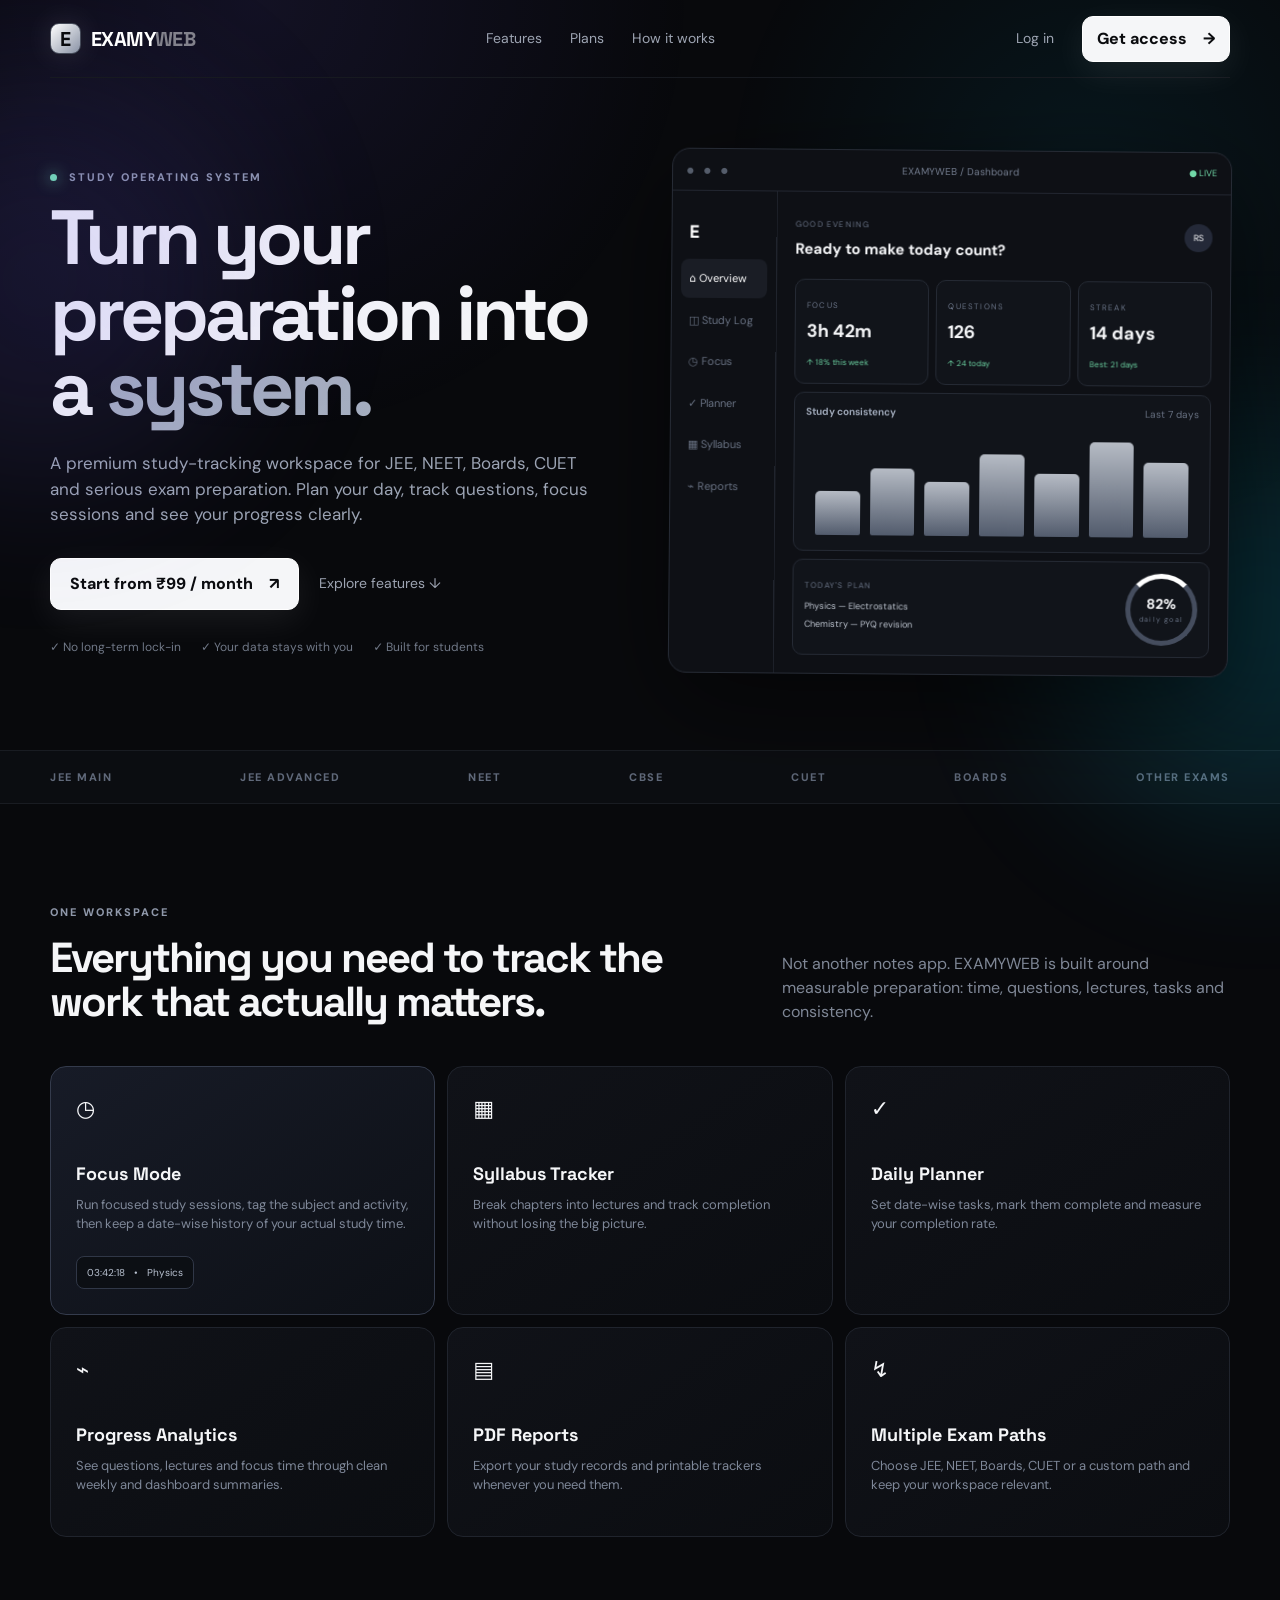
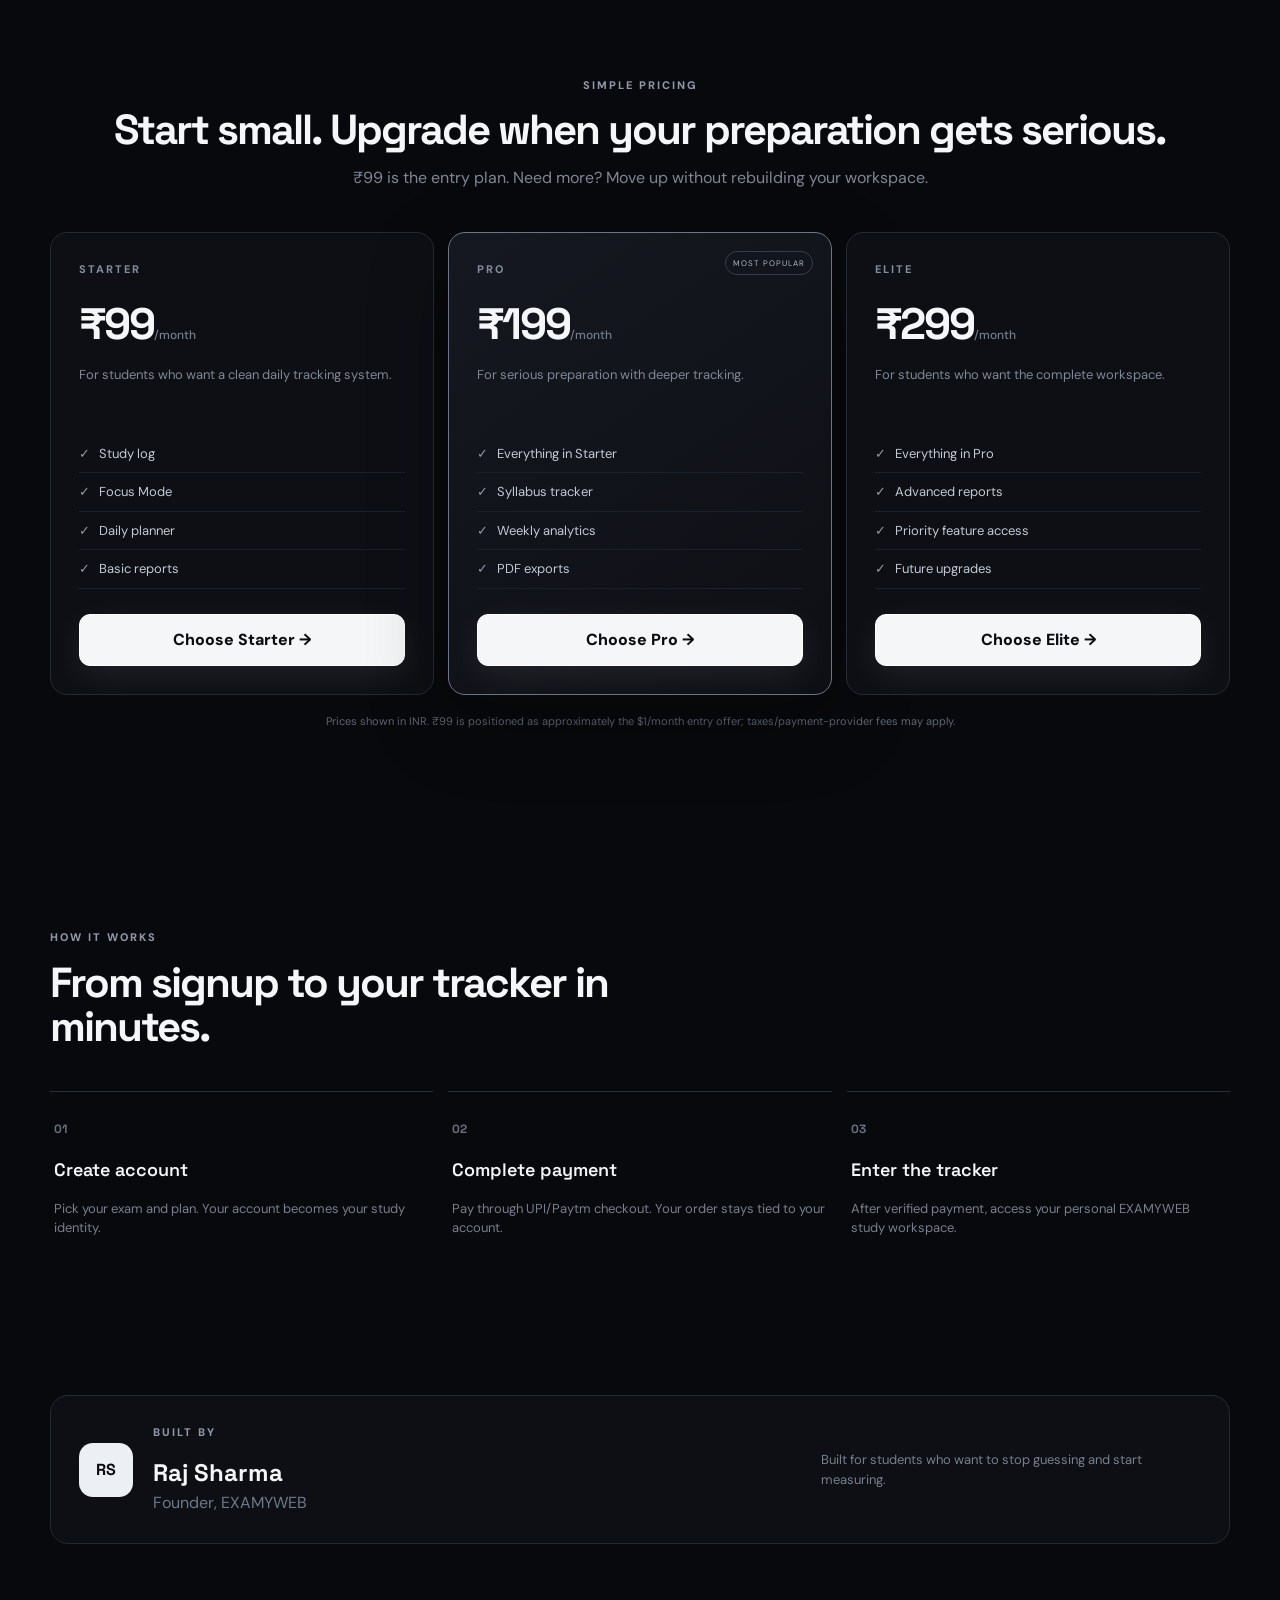
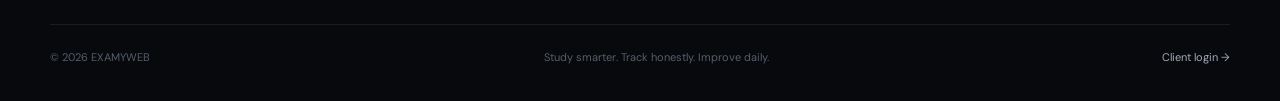
<file: index.html>
<!doctype html>
<html lang="en">
<head>
<meta charset="utf-8"><meta name="viewport" content="width=device-width,initial-scale=1">
<meta name="theme-color" content="#0b0d12"><title>EXAMYWEB — Study Smarter</title>
<link rel="stylesheet" href="portal.css">
</head>
<body>
<div class="bg-orb orb1"></div><div class="bg-orb orb2"></div>
<nav class="nav container">
  <a class="brand" href="index.html"><span class="brand-mark">E</span><span>EXAMY<span class="dim">WEB</span></span></a>
  <div class="navlinks"><a href="#features">Features</a><a href="#plans">Plans</a><a href="#how">How it works</a></div>
  <div class="nav-actions"><a class="ghost" href="login.html">Log in</a><a class="btn small" href="#plans">Get access <span>→</span></a></div>
</nav>
<main>
<section class="hero container">
  <div class="hero-copy">
    <div class="eyebrow"><span class="pulse"></span> STUDY OPERATING SYSTEM</div>
    <h1>Turn your preparation into a <em>system.</em></h1>
    <p class="lead">A premium study-tracking workspace for JEE, NEET, Boards, CUET and serious exam preparation. Plan your day, track questions, focus sessions and see your progress clearly.</p>
    <div class="hero-cta"><a class="btn" href="#plans">Start from ₹99 / month <span>↗</span></a><a class="text-btn" href="#features">Explore features <span>↓</span></a></div>
    <div class="trust"><span>✓ No long-term lock-in</span><span>✓ Your data stays with you</span><span>✓ Built for students</span></div>
  </div>
  <div class="hero-preview">
    <div class="window-top"><span class="dots">● ● ●</span><span>EXAMYWEB / Dashboard</span><span class="live">● LIVE</span></div>
    <div class="preview-body">
      <aside><div class="mini-logo">E</div><div class="side-active">⌂ <span>Overview</span></div><div>◫ <span>Study Log</span></div><div>◷ <span>Focus</span></div><div>✓ <span>Planner</span></div><div>▦ <span>Syllabus</span></div><div>⌁ <span>Reports</span></div></aside>
      <div class="dash"><div class="dash-head"><div><small>GOOD EVENING</small><h3>Ready to make today count?</h3></div><div class="avatar">RS</div></div>
        <div class="mini-stats"><div><small>FOCUS</small><b>3h 42m</b><span>↑ 18% this week</span></div><div><small>QUESTIONS</small><b>126</b><span>↑ 24 today</span></div><div><small>STREAK</small><b>14 days</b><span>Best: 21 days</span></div></div>
        <div class="chart"><div class="chart-title"><b>Study consistency</b><span>Last 7 days</span></div><div class="bars"><i style="height:42%"></i><i style="height:64%"></i><i style="height:51%"></i><i style="height:78%"></i><i style="height:60%"></i><i style="height:91%"></i><i style="height:72%"></i></div></div>
        <div class="preview-bottom"><div><small>TODAY'S PLAN</small><p>Physics — Electrostatics</p><p>Chemistry — PYQ revision</p></div><div class="ring"><span>82%</span><small>daily goal</small></div></div>
      </div>
    </div>
  </div>
</section>
<section class="marquee"><div class="container marquee-inner"><span>JEE MAIN</span><span>JEE ADVANCED</span><span>NEET</span><span>CBSE</span><span>CUET</span><span>BOARDS</span><span>OTHER EXAMS</span></div></section>
<section id="features" class="section container"><div class="section-head"><div><div class="eyebrow">ONE WORKSPACE</div><h2>Everything you need to track the work that actually matters.</h2></div><p>Not another notes app. EXAMYWEB is built around measurable preparation: time, questions, lectures, tasks and consistency.</p></div>
<div class="feature-grid"><article class="feature featured"><span class="icon">◷</span><h3>Focus Mode</h3><p>Run focused study sessions, tag the subject and activity, then keep a date-wise history of your actual study time.</p><div class="fake-pill">03:42:18 &nbsp; • &nbsp; Physics</div></article><article class="feature"><span class="icon">▦</span><h3>Syllabus Tracker</h3><p>Break chapters into lectures and track completion without losing the big picture.</p></article><article class="feature"><span class="icon">✓</span><h3>Daily Planner</h3><p>Set date-wise tasks, mark them complete and measure your completion rate.</p></article><article class="feature"><span class="icon">⌁</span><h3>Progress Analytics</h3><p>See questions, lectures and focus time through clean weekly and dashboard summaries.</p></article><article class="feature"><span class="icon">▤</span><h3>PDF Reports</h3><p>Export your study records and printable trackers whenever you need them.</p></article><article class="feature"><span class="icon">↯</span><h3>Multiple Exam Paths</h3><p>Choose JEE, NEET, Boards, CUET or a custom path and keep your workspace relevant.</p></article></div></section>
<section id="plans" class="section pricing container"><div class="section-head centered"><div><div class="eyebrow">SIMPLE PRICING</div><h2>Start small. Upgrade when your preparation gets serious.</h2></div><p>₹99 is the entry plan. Need more? Move up without rebuilding your workspace.</p></div>
<div class="plan-grid"><article class="plan"><div class="plan-top"><span>STARTER</span><b>₹99<small>/month</small></b></div><p>For students who want a clean daily tracking system.</p><ul><li>Study log</li><li>Focus Mode</li><li>Daily planner</li><li>Basic reports</li></ul><a class="btn full" href="login.html?plan=starter">Choose Starter →</a></article><article class="plan popular"><div class="popular-tag">MOST POPULAR</div><div class="plan-top"><span>PRO</span><b>₹199<small>/month</small></b></div><p>For serious preparation with deeper tracking.</p><ul><li>Everything in Starter</li><li>Syllabus tracker</li><li>Weekly analytics</li><li>PDF exports</li></ul><a class="btn full" href="login.html?plan=pro">Choose Pro →</a></article><article class="plan"><div class="plan-top"><span>ELITE</span><b>₹299<small>/month</small></b></div><p>For students who want the complete workspace.</p><ul><li>Everything in Pro</li><li>Advanced reports</li><li>Priority feature access</li><li>Future upgrades</li></ul><a class="btn full" href="login.html?plan=elite">Choose Elite →</a></article></div>
<div class="price-note">Prices shown in INR. ₹99 is positioned as approximately the $1/month entry offer; taxes/payment-provider fees may apply.</div></section>
<section id="how" class="section container"><div class="section-head"><div><div class="eyebrow">HOW IT WORKS</div><h2>From signup to your tracker in minutes.</h2></div></div><div class="steps"><div><span>01</span><h3>Create account</h3><p>Pick your exam and plan. Your account becomes your study identity.</p></div><div><span>02</span><h3>Complete payment</h3><p>Pay through UPI/Paytm checkout. Your order stays tied to your account.</p></div><div><span>03</span><h3>Enter the tracker</h3><p>After verified payment, access your personal EXAMYWEB study workspace.</p></div></div></section>
<section class="founder container"><div class="founder-card"><div class="founder-mark">RS</div><div><div class="eyebrow">BUILT BY</div><h2>Raj Sharma</h2><p>Founder, EXAMYWEB</p></div><div class="founder-line">Built for students who want to stop guessing and start measuring.</div></div></section>
</main>
<footer class="container footer"><span>© 2026 EXAMYWEB</span><span>Study smarter. Track honestly. Improve daily.</span><a href="login.html">Client login →</a></footer>
</body></html>
</file>
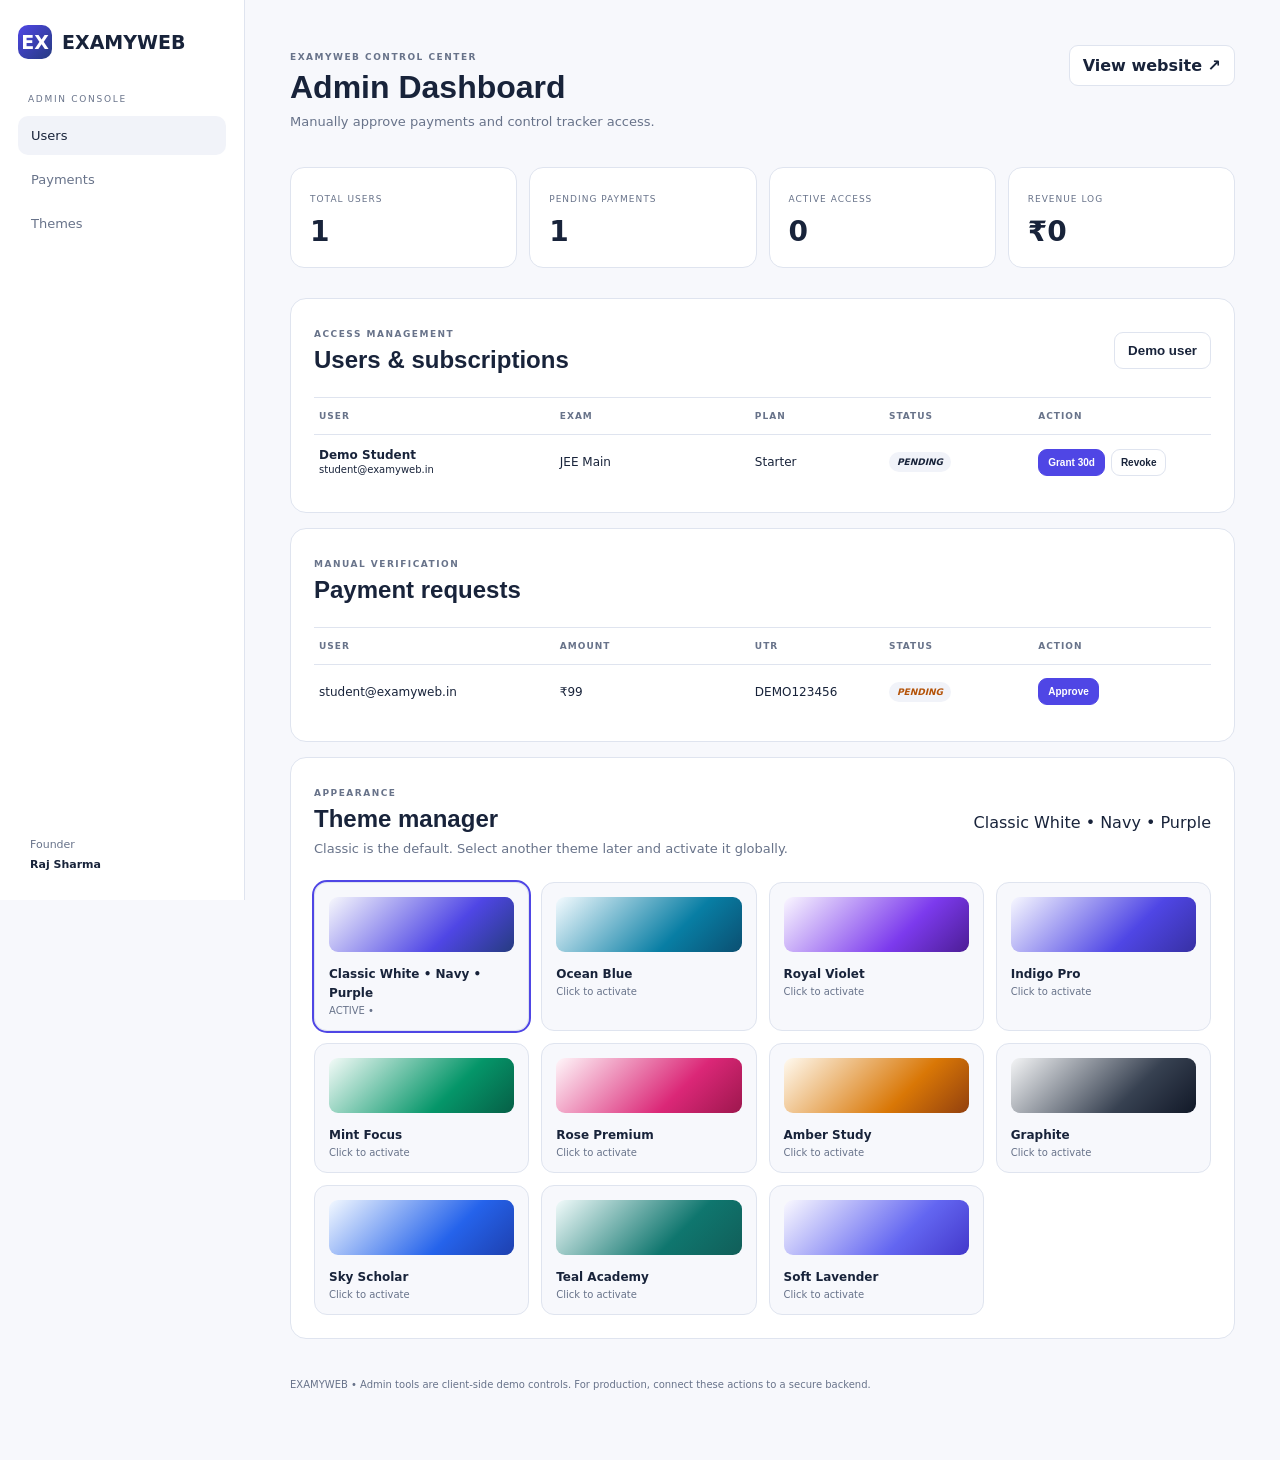
<file: admin.html>
<!doctype html><html lang="en"><head><meta charset="utf-8"><meta name="viewport" content="width=device-width,initial-scale=1"><title>EXAMYWEB Admin</title><link rel="stylesheet" href="admin.css"><script defer src="theme.js"></script><script defer src="admin.js"></script></head><body><div class="admin-shell"><aside class="side"><a class="brand" href="index.html"><span>EX</span> EXAMYWEB</a><div class="admin-tag">ADMIN CONSOLE</div><nav><a class="active" href="#users">Users</a><a href="#payments">Payments</a><a href="#themes">Themes</a></nav><div class="side-foot">Founder<br><b>Raj Sharma</b></div></aside><main><header><div><small>EXAMYWEB CONTROL CENTER</small><h1>Admin Dashboard</h1><p>Manually approve payments and control tracker access.</p></div><a class="view" href="index.html">View website ↗</a></header><section class="stats"><div><small>TOTAL USERS</small><b id="totalUsers">0</b></div><div><small>PENDING PAYMENTS</small><b id="pendingCount">0</b></div><div><small>ACTIVE ACCESS</small><b id="activeCount">0</b></div><div><small>REVENUE LOG</small><b id="revenue">₹0</b></div></section><section id="users" class="panel"><div class="panel-head"><div><small>ACCESS MANAGEMENT</small><h2>Users & subscriptions</h2></div><button id="seed">Demo user</button></div><div id="usersTable" class="table"></div></section><section id="payments" class="panel"><div class="panel-head"><div><small>MANUAL VERIFICATION</small><h2>Payment requests</h2></div></div><div id="paymentsTable" class="table"></div></section><section id="themes" class="panel"><div class="panel-head"><div><small>APPEARANCE</small><h2>Theme manager</h2><p>Classic is the default. Select another theme later and activate it globally.</p></div><span class="active-pill" id="activeTheme">Classic White • Navy • Purple</span></div><div id="themeGrid" class="theme-grid"></div></section><footer>EXAMYWEB • Admin tools are client-side demo controls. For production, connect these actions to a secure backend.</footer></main></div></body></html>
</file>
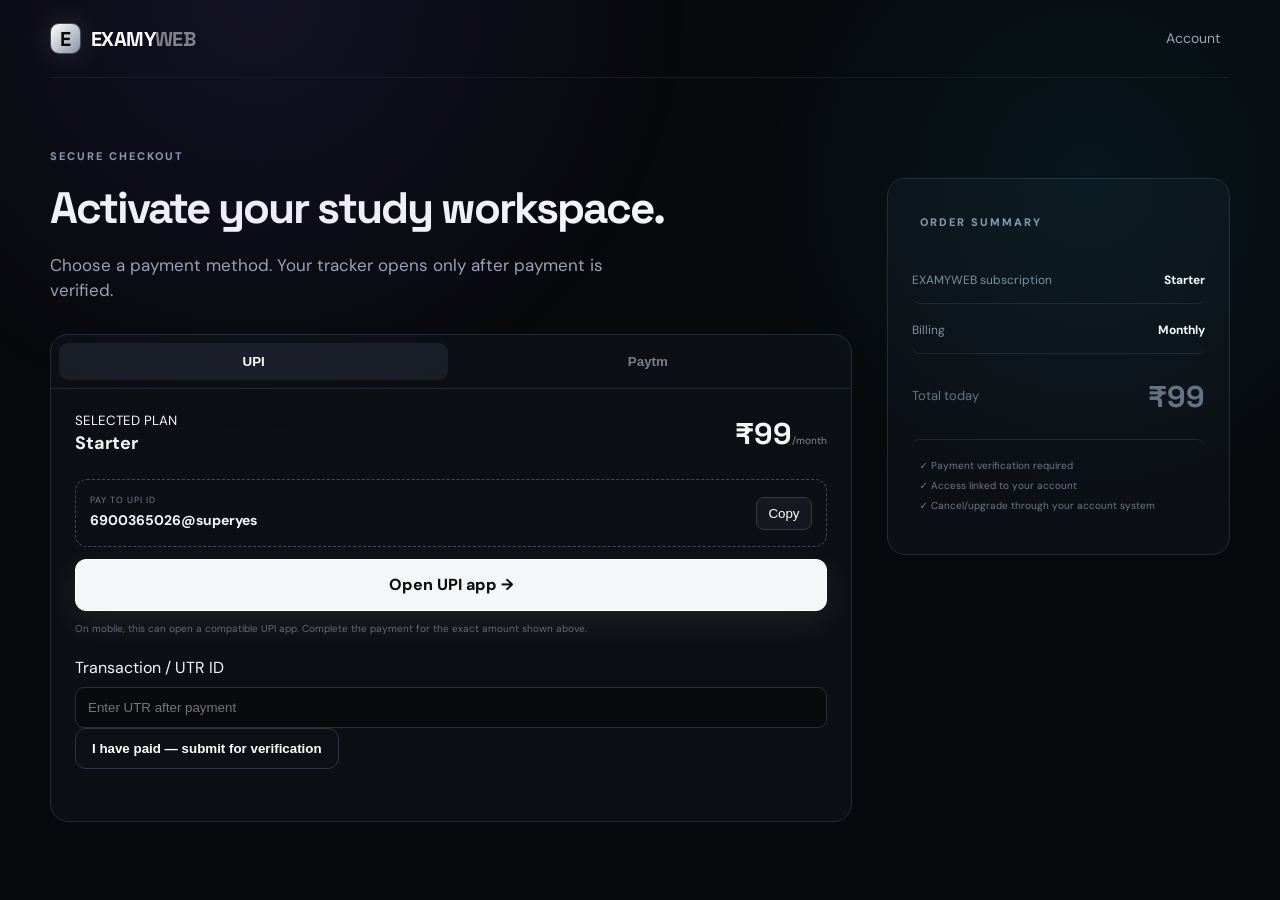
<file: checkout.html>
<!doctype html><html lang="en"><head><meta charset="utf-8"><meta name="viewport" content="width=device-width,initial-scale=1"><title>Checkout — EXAMYWEB</title><link rel="stylesheet" href="portal.css"></head><body><nav class="nav container"><a class="brand" href="index.html"><span class="brand-mark">E</span><span>EXAMY<span class="dim">WEB</span></span></a><a class="ghost" href="login.html">Account</a></nav><main class="checkout container"><div class="checkout-main"><div class="eyebrow">SECURE CHECKOUT</div><h1>Activate your study workspace.</h1><p class="lead">Choose a payment method. Your tracker opens only after payment is verified.</p><div class="pay-card"><div class="pay-tabs"><button class="tab active" data-tab="upi">UPI</button><button class="tab" data-tab="paytm">Paytm</button></div><div id="upi" class="pay-panel active"><div class="amount-row"><div><small>SELECTED PLAN</small><b id="planName">Starter</b></div><strong id="planPrice">₹99<span>/month</span></strong></div><div class="upi-box"><div><small>PAY TO UPI ID</small><b id="upiId">6900365026@superyes</b></div><button class="copy" id="copyUpi">Copy</button></div><a id="upiIntent" class="btn full" href="#">Open UPI app →</a><p class="tiny">On mobile, this can open a compatible UPI app. Complete the payment for the exact amount shown above.</p><label>Transaction / UTR ID<input id="utr" placeholder="Enter UTR after payment"></label><button class="outline full" id="submitPayment">I have paid — submit for verification</button><div id="paymentMsg" class="form-msg"></div></div><div id="paytm" class="pay-panel"><div class="paytm-placeholder"><div class="paytm-logo">Paytm</div><h3>Paytm Checkout</h3><p>Connect your Paytm merchant credentials on the backend to enable live checkout and automatic verification.</p><button class="outline full" onclick="alert('Paytm backend is not configured yet. Add your Paytm MID + Merchant Key on the server.');return false;">Configure Paytm →</button></div></div></div></div><aside class="order"><div class="eyebrow">ORDER SUMMARY</div><div class="order-line"><span>EXAMYWEB subscription</span><b id="sumPlan">Starter</b></div><div class="order-line"><span>Billing</span><b>Monthly</b></div><div class="order-total"><span>Total today</span><strong id="sumPrice">₹99</strong></div><div class="secure-note">✓ Payment verification required<br>✓ Access linked to your account<br>✓ Cancel/upgrade through your account system</div></aside></main><script src="portal.js"></script></body></html>
</file>
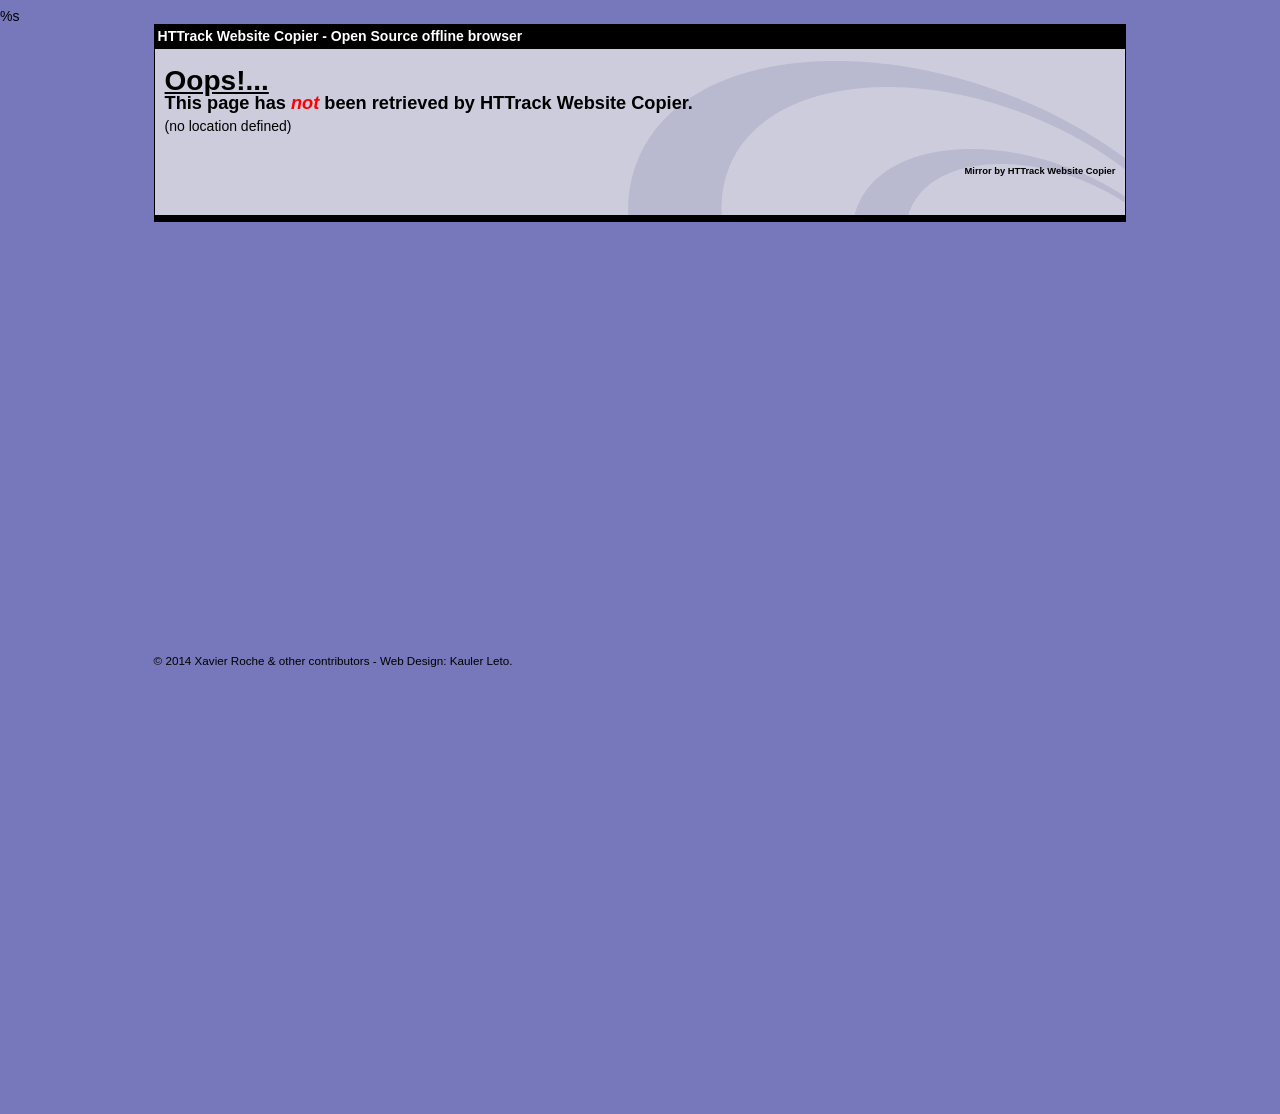
<file: external.html>
<!-- Created by HTTrack Website Copier/3.49-2 [XR&CO'2014] -->
<html>
<html xmlns="http://www.w3.org/1999/xhtml" lang="en">

<head>
	<meta http-equiv="Content-Type" content="text/html; charset=utf-8" />
	<meta name="description" content="HTTrack is an easy-to-use website mirror utility. It allows you to download a World Wide website from the Internet to a local directory,building recursively all structures, getting html, images, and other files from the server to your computer. Links are rebuiltrelatively so that you can freely browse to the local site (works with any browser). You can mirror several sites together so that you can jump from one toanother. You can, also, update an existing mirror site, or resume an interrupted download. The robot is fully configurable, with an integrated help" />
	<meta name="keywords" content="httrack, HTTRACK, HTTrack, winhttrack, WINHTTRACK, WinHTTrack, offline browser, web mirror utility, aspirateur web, surf offline, web capture, www mirror utility, browse offline, local  site builder, website mirroring, aspirateur www, internet grabber, capture de site web, internet tool, hors connexion, unix, dos, windows 95, windows 98, solaris, ibm580, AIX 4.0, HTS, HTGet, web aspirator, web aspirateur, libre, GPL, GNU, free software" />
	<title>Page not retrieved! - HTTrack Website Copier</title>
  %s
	<style type="text/css">
	<!--

body {
	margin: 0;  padding: 0;  margin-bottom: 15px;  margin-top: 8px;
	background: #77b;
}
body, td {
	font: 14px "Trebuchet MS", Verdana, Arial, Helvetica, sans-serif;
	}

#subTitle {
	background: #000;  color: #fff;  padding: 4px;  font-weight: bold; 
	}

#siteNavigation a, #siteNavigation .current {
	font-weight: bold;  color: #448;
	}
#siteNavigation a:link    { text-decoration: none; }
#siteNavigation a:visited { text-decoration: none; }

#siteNavigation .current { background-color: #ccd; }

#siteNavigation a:hover   { text-decoration: none;  background-color: #fff;  color: #000; }
#siteNavigation a:active  { text-decoration: none;  background-color: #ccc; }


a:link    { text-decoration: underline;  color: #00f; }
a:visited { text-decoration: underline;  color: #000; }
a:hover   { text-decoration: underline;  color: #c00; }
a:active  { text-decoration: underline; }

#pageContent {
	clear: both;
	border-bottom: 6px solid #000;
	padding: 10px;  padding-top: 20px;
	line-height: 1.65em;
 background-image: url(backblue.gif);
 background-repeat: no-repeat;
 background-position: top right;
	}

#pageContent, #siteNavigation {
	background-color: #ccd;
	}


.imgLeft  { float: left;   margin-right: 10px;  margin-bottom: 10px; }
.imgRight { float: right;  margin-left: 10px;   margin-bottom: 10px; }

hr { height: 1px;  color: #000;  background-color: #000;  margin-bottom: 15px; }

h1 { margin: 0;  font-weight: bold;  font-size: 2em; }
h2 { margin: 0;  font-weight: bold;  font-size: 1.6em; }
h3 { margin: 0;  font-weight: bold;  font-size: 1.3em; }
h4 { margin: 0;  font-weight: bold;  font-size: 1.18em; }

.blak { background-color: #000; }
.hide { display: none; }
.tableWidth { min-width: 400px; }

.tblRegular       { border-collapse: collapse; }
.tblRegular td    { padding: 6px;  background-image: url(fade.gif);  border: 2px solid #99c; }
.tblHeaderColor, .tblHeaderColor td { background: #99c; }
.tblNoBorder td   { border: 0; }


// -->
</style>

</head>

<table width="76%%" border="0" align="center" cellspacing="0" cellpadding="3" class="tableWidth">
	<tr>
	<td id="subTitle">HTTrack Website Copier - Open Source offline browser</td>
	</tr>
</table>
<table width="76%%" border="0" align="center" cellspacing="0" cellpadding="0" class="tableWidth">
<tr class="blak">
<td>
	<table width="100%%" border="0" align="center" cellspacing="1" cellpadding="0">
	<tr>
	<td colspan="6"> 
		<table width="100%%" border="0" align="center" cellspacing="0" cellpadding="10">
		<tr> 
		<td id="pageContent"> 
<!-- ==================== End prologue ==================== -->
<h1><strong><u>Oops!...</u></strong></h1>
<h3>This page has <font color="red"><em>not</em></font> been retrieved by HTTrack Website Copier. </h3>
<script language="Javascript">
<!--
  var loc=document.location.toString();
  if (loc) {
    var pos=loc.indexOf('link=');
    if (pos>0) {
      document.write('Clic to the link <b>below</b> to go to the online location!<br><a href="'+loc.substring(pos+5)+'">'+loc.substring(pos+5)+'</a><br>');
    } else
      document.write('(no location defined)');
  }
// -->
</script>
<h6 align="right">Mirror by HTTrack Website Copier</h6>
<!-- ==================== Start epilogue ==================== -->
		</td>
		</tr>
		</table>
	</td>
	</tr>
	</table>
</td>
</tr>
</table>

<table width="76%%" height="100%%" border="0" align="center" valign="bottom" cellspacing="0" cellpadding="0">
	<tr>
	<td id="footer"><small>&copy; 2014 Xavier Roche & other contributors - Web Design: Kauler Leto.</small></td>
	</tr>
</table>

</body>

</html>
</file>
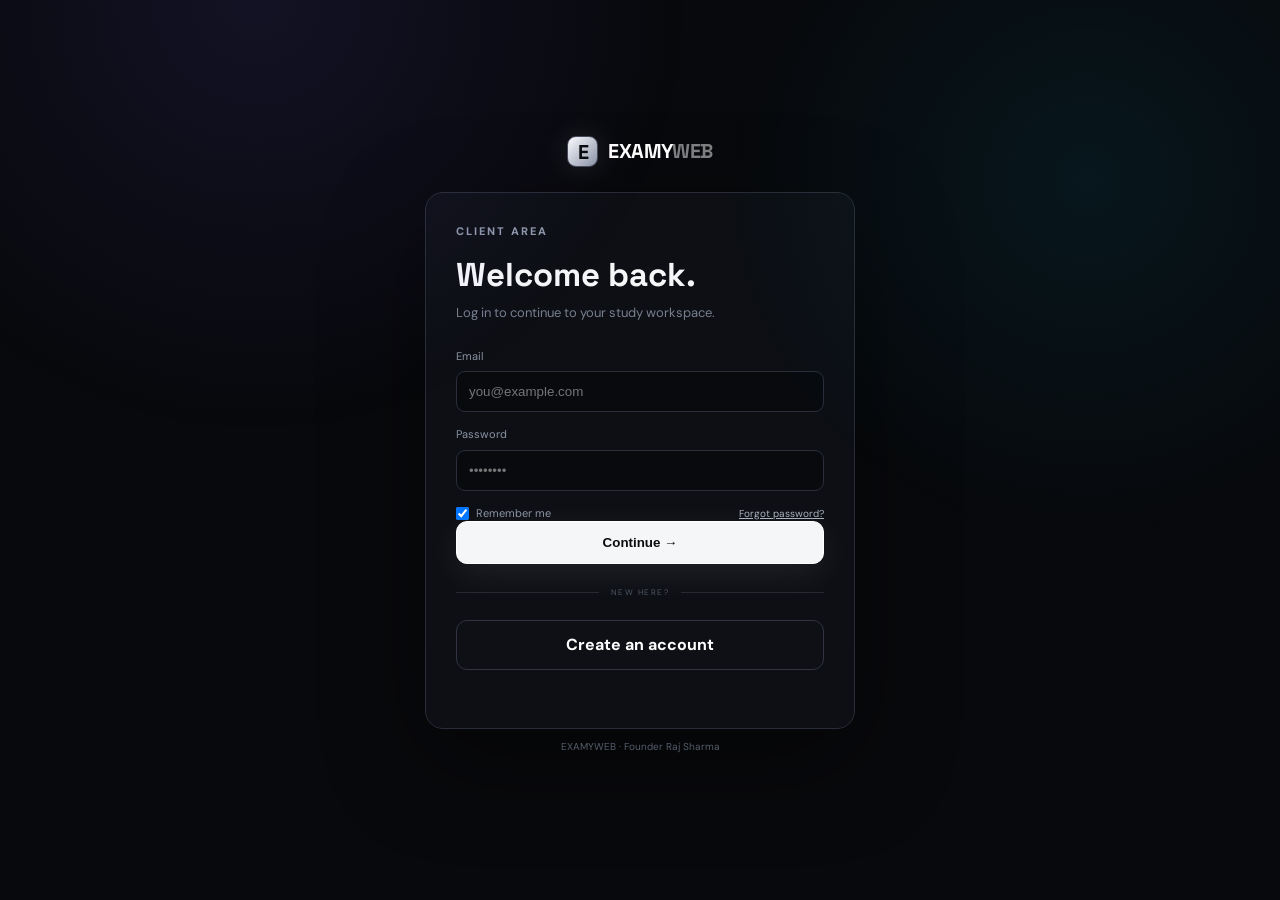
<file: login.html>
<!doctype html><html lang="en"><head><meta charset="utf-8"><meta name="viewport" content="width=device-width,initial-scale=1"><title>Login — EXAMYWEB</title><link rel="stylesheet" href="portal.css"></head><body class="auth-body"><div class="auth-shell"><a class="brand" href="index.html"><span class="brand-mark">E</span><span>EXAMY<span class="dim">WEB</span></span></a><div class="auth-card"><div class="eyebrow">CLIENT AREA</div><h1>Welcome back.</h1><p>Log in to continue to your study workspace.</p><form id="loginForm"><label>Email<input id="email" type="email" placeholder="you@example.com" required></label><label>Password<input id="password" type="password" placeholder="••••••••" required></label><div class="auth-row"><label class="check"><input id="remember" type="checkbox" checked> Remember me</label><a href="#" onclick="alert('Password reset would be handled by your backend.');return false;">Forgot password?</a></div><button class="btn full" type="submit">Continue →</button></form><div class="divider"><span>NEW HERE?</span></div><a class="outline full-link" href="signup.html">Create an account</a><div id="loginMsg" class="form-msg"></div></div><p class="auth-foot">EXAMYWEB · Founder Raj Sharma</p></div><script src="portal.js"></script></body></html>
</file>
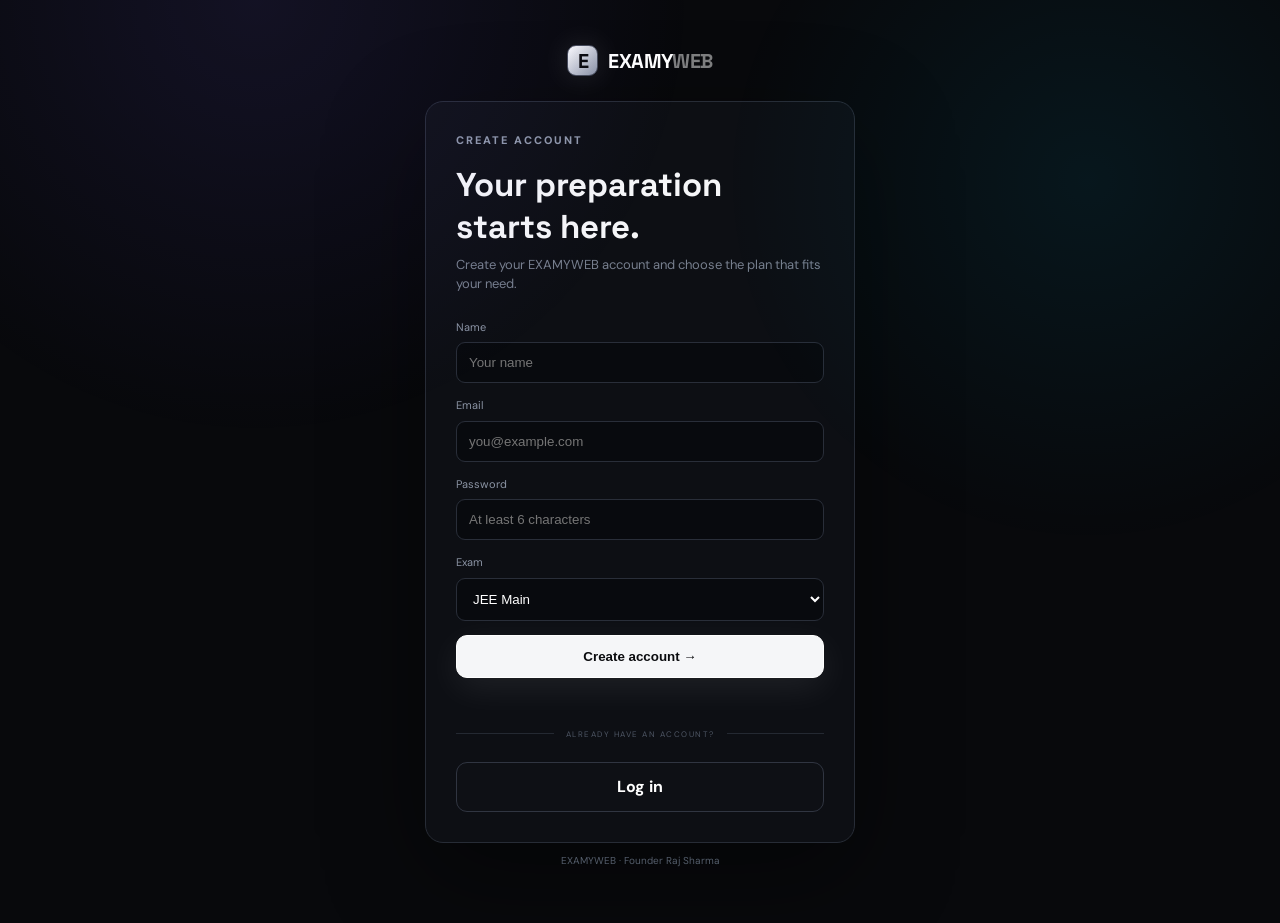
<file: signup.html>
<!doctype html><html lang="en"><head><meta charset="utf-8"><meta name="viewport" content="width=device-width,initial-scale=1"><title>Create account — EXAMYWEB</title><link rel="stylesheet" href="portal.css"></head><body class="auth-body"><div class="auth-shell"><a class="brand" href="index.html"><span class="brand-mark">E</span><span>EXAMY<span class="dim">WEB</span></span></a><div class="auth-card"><div class="eyebrow">CREATE ACCOUNT</div><h1>Your preparation starts here.</h1><p>Create your EXAMYWEB account and choose the plan that fits your need.</p><form id="signupForm"><label>Name<input id="name" type="text" placeholder="Your name" required></label><label>Email<input id="email" type="email" placeholder="you@example.com" required></label><label>Password<input id="password" type="password" minlength="6" placeholder="At least 6 characters" required></label><label>Exam<select id="exam"><option>JEE Main</option><option>JEE Advanced</option><option>NEET</option><option>Boards</option><option>CUET</option><option>Other</option></select></label><button class="btn full" type="submit">Create account →</button></form><div id="signupMsg" class="form-msg"></div><div class="divider"><span>ALREADY HAVE AN ACCOUNT?</span></div><a class="outline full-link" href="login.html">Log in</a></div><p class="auth-foot">EXAMYWEB · Founder Raj Sharma</p></div><script src="portal.js"></script></body></html>
</file>
<file: portal.css>
@import url('https://fonts.googleapis.com/css2?family=DM+Sans:wght@400;500;600;700&family=Space+Grotesk:wght@500;600;700&display=swap');
*{box-sizing:border-box}html{scroll-behavior:smooth}body{margin:0;background:#08090c;color:#f5f6f8;font-family:'DM Sans',system-ui,sans-serif;line-height:1.5}body:before{content:'';position:fixed;inset:0;background:radial-gradient(circle at 20% 0%,rgba(119,94,255,.10),transparent 32%),radial-gradient(circle at 85% 20%,rgba(0,209,255,.07),transparent 28%);pointer-events:none}.container{width:min(1180px,calc(100% - 40px));margin:auto}.bg-orb{position:fixed;width:400px;height:400px;border-radius:50%;filter:blur(90px);opacity:.15;pointer-events:none}.orb1{background:#6c5ce7;top:80px;left:-160px}.orb2{background:#00d9ff;right:-180px;top:420px}.nav{height:78px;display:flex;align-items:center;justify-content:space-between;gap:25px;border-bottom:1px solid #171a20;position:relative;z-index:2}.brand{display:flex;align-items:center;gap:10px;text-decoration:none;color:#fff;font-family:'Space Grotesk';font-weight:700;font-size:20px;letter-spacing:-.6px}.brand .dim{opacity:.48}.brand-mark{width:31px;height:31px;border:1px solid #454b59;border-radius:9px;display:grid;place-items:center;background:linear-gradient(135deg,#fff,#8992a5);color:#090a0d;font-weight:800;box-shadow:0 0 30px rgba(255,255,255,.12)}.navlinks{display:flex;gap:28px}.navlinks a,.ghost,.text-btn{color:#9da4b2;text-decoration:none;font-size:14px}.navlinks a:hover,.ghost:hover,.text-btn:hover{color:#fff}.nav-actions{display:flex;align-items:center;gap:18px}.btn{display:inline-flex;align-items:center;justify-content:center;gap:16px;padding:13px 19px;border-radius:11px;background:#f5f6f8;color:#0b0c0f;text-decoration:none;font-weight:800;border:1px solid #fff;box-shadow:0 10px 35px rgba(255,255,255,.08);transition:.2s}.btn:hover{transform:translateY(-2px);box-shadow:0 15px 45px rgba(255,255,255,.14)}.btn.small{padding:10px 14px}.btn.full{width:100%}.ghost{padding:10px}.outline{display:inline-flex;align-items:center;justify-content:center;border:1px solid #303541;color:#fff;background:#0e1015;border-radius:11px;padding:12px 16px;text-decoration:none;font-weight:700}.full-link{width:100%}.hero{min-height:650px;display:grid;grid-template-columns:1fr 1fr;align-items:center;gap:60px;padding:72px 0 75px}.eyebrow{font-size:11px;font-weight:800;letter-spacing:2px;color:#8f98aa;margin-bottom:15px}.pulse{display:inline-block;width:7px;height:7px;border-radius:50%;background:#74e4b0;box-shadow:0 0 15px #74e4b0;margin-right:7px}.hero h1{font:700 clamp(48px,6vw,78px)/.98 'Space Grotesk';letter-spacing:-4px;margin:0 0 25px;max-width:690px}.hero h1 em{font-style:normal;color:#a6afc0}.lead{color:#9ca4b4;font-size:17px;max-width:620px}.hero-cta{display:flex;gap:20px;align-items:center;margin-top:30px}.trust{display:flex;gap:20px;flex-wrap:wrap;color:#707887;font-size:12px;margin-top:28px}.hero-preview{border:1px solid #262b35;border-radius:18px;background:#0e1015;box-shadow:0 30px 100px rgba(0,0,0,.55);overflow:hidden;transform:rotate(.5deg)}.window-top{height:42px;border-bottom:1px solid #222630;display:flex;align-items:center;justify-content:space-between;padding:0 14px;color:#737c8e;font-size:10px}.dots{letter-spacing:4px;font-size:8px;color:#555d6b}.live{color:#71d8a7;font-size:9px}.preview-body{display:grid;grid-template-columns:105px 1fr;min-height:400px}aside{border-right:1px solid #20242d;padding:16px 9px;color:#687182;font-size:11px}aside>div{padding:11px 8px;border-radius:8px;margin-bottom:3px}.side-active{background:#1a1d25;color:#fff}.mini-logo{font-size:18px!important;font-family:'Space Grotesk';font-weight:700;color:#fff}.dash{padding:18px}.dash-head{display:flex;justify-content:space-between;align-items:center}.dash-head small,.mini-stats small,.preview-bottom small{font-size:8px;color:#697386;letter-spacing:1.2px}.dash-head h3{margin:4px 0 0;font-size:15px}.avatar{width:28px;height:28px;border-radius:50%;display:grid;place-items:center;background:#242938;color:#fff;font-size:9px}.mini-stats{display:grid;grid-template-columns:repeat(3,1fr);gap:7px;margin-top:18px}.mini-stats>div,.chart,.preview-bottom{border:1px solid #252a34;background:#11141a;border-radius:10px;padding:11px}.mini-stats b{display:block;font-size:18px;margin:3px 0}.mini-stats span{font-size:8px;color:#6dd4a3}.chart{margin-top:8px}.chart-title{display:flex;justify-content:space-between;font-size:10px;color:#9ca5b5}.chart-title span{color:#687182}.bars{height:120px;display:flex;align-items:end;gap:10px;padding:12px 10px 4px}.bars i{flex:1;border-radius:5px 5px 2px 2px;background:linear-gradient(180deg,#dfe5ef,#626d81);opacity:.8}.preview-bottom{margin-top:8px;display:flex;justify-content:space-between}.preview-bottom p{font-size:9px;margin:5px 0;color:#c0c7d2}.ring{width:72px;height:72px;border:5px solid #454d5e;border-top-color:#fff;border-radius:50%;display:flex;flex-direction:column;align-items:center;justify-content:center}.ring span{font-weight:800;font-size:14px}.ring small{font-size:7px!important}.marquee{border-block:1px solid #191c22;background:#0b0d11}.marquee-inner{display:flex;justify-content:space-between;gap:20px;padding:18px 0;color:#60697a;font-size:11px;font-weight:800;letter-spacing:1.5px}.section{padding:100px 0}.section-head{display:grid;grid-template-columns:1.2fr .8fr;gap:60px;align-items:end;margin-bottom:42px}.section-head h2{font:700 42px/1.05 'Space Grotesk';letter-spacing:-2px;margin:0}.section-head p{color:#7f8796;margin:0}.centered{text-align:center;display:block}.centered>p{max-width:580px;margin:14px auto 0}.feature-grid{display:grid;grid-template-columns:repeat(3,1fr);gap:12px}.feature{border:1px solid #20242d;background:linear-gradient(145deg,#101218,#0b0d11);border-radius:16px;padding:25px;min-height:210px}.feature.featured{background:linear-gradient(145deg,#171b27,#0d1016);border-color:#343b4c}.icon{font-size:22px;display:block;margin-bottom:35px}.feature h3{font-family:'Space Grotesk';margin:0 0 8px;font-size:18px}.feature p{color:#7e8798;font-size:13px;margin:0}.fake-pill{margin-top:22px;display:inline-block;border:1px solid #303747;background:#0c0f14;padding:8px 10px;border-radius:8px;color:#b9c2d1;font-size:10px}.pricing{padding-top:40px}.plan-grid{display:grid;grid-template-columns:repeat(3,1fr);gap:14px;align-items:stretch}.plan{position:relative;border:1px solid #252a33;background:#0d0f14;border-radius:17px;padding:28px}.plan.popular{border-color:#6d7484;background:linear-gradient(145deg,#151820,#0d0f14);box-shadow:0 25px 80px rgba(0,0,0,.3)}.popular-tag{position:absolute;right:18px;top:18px;font-size:8px;letter-spacing:1px;color:#aeb7c7;border:1px solid #373d49;padding:5px 7px;border-radius:20px}.plan-top{display:flex;flex-direction:column;gap:18px}.plan-top span{font-size:11px;letter-spacing:2px;color:#838c9d;font-weight:800}.plan-top b{font:700 44px 'Space Grotesk';letter-spacing:-2px}.plan-top small{font:500 12px 'DM Sans';color:#737c8c;letter-spacing:0}.plan>p{color:#7f8796;font-size:13px;min-height:45px}.plan ul{list-style:none;padding:0;margin:25px 0}.plan li{font-size:13px;padding:9px 0;border-bottom:1px solid #1c2028;color:#c3c9d3}.plan li:before{content:'✓';color:#8d98aa;margin-right:9px}.price-note{text-align:center;color:#5e6675;font-size:11px;margin-top:18px}.steps{display:grid;grid-template-columns:repeat(3,1fr);gap:15px}.steps>div{border-top:1px solid #2a2f39;padding:24px 4px}.steps span{font:700 12px 'Space Grotesk';color:#687182}.steps h3{font:600 18px 'Space Grotesk'}.steps p{color:#777f8e;font-size:13px}.founder{padding-top:20px;padding-bottom:80px}.founder-card{border:1px solid #242932;background:#0d0f14;border-radius:18px;padding:28px;display:flex;align-items:center;gap:20px}.founder-mark{width:54px;height:54px;border-radius:14px;background:#eceff4;color:#090a0d;display:grid;place-items:center;font-family:'Space Grotesk';font-weight:800}.founder-card h2{margin:0;font-family:'Space Grotesk'}.founder-card p{margin:0;color:#6f7888}.founder-line{margin-left:auto;color:#777f8e;font-size:13px;max-width:380px}.footer{border-top:1px solid #191c22;padding:24px 0 35px;color:#555e6d;font-size:11px;display:flex;justify-content:space-between;gap:20px}.footer a{color:#a3acbc;text-decoration:none}.auth-body{min-height:100vh;display:grid;place-items:center}.auth-shell{width:min(430px,calc(100% - 32px));padding:45px 0}.auth-shell>.brand{justify-content:center;margin-bottom:25px}.auth-card{border:1px solid #272c36;background:#0d0f14;border-radius:18px;padding:30px;box-shadow:0 30px 100px rgba(0,0,0,.45)}.auth-card h1{font:700 33px 'Space Grotesk';margin:0 0 7px}.auth-card>p{color:#777f8e;font-size:13px;margin:0 0 25px}.auth-card label{display:block;color:#8b94a4;font-size:11px;margin:14px 0}.auth-card input,.auth-card select,.pay-card input{width:100%;margin-top:7px;background:#080a0e;color:#fff;border:1px solid #292e39;border-radius:9px;padding:12px;outline:none}.auth-card input:focus,.pay-card input:focus{border-color:#6d7585}.auth-row{display:flex;justify-content:space-between;align-items:center;font-size:10px;color:#717a8a}.auth-row a{color:#a8b1c0}.check{display:flex!important;gap:7px;align-items:center;margin:0!important}.check input{width:auto!important;margin:0!important}.divider{display:flex;align-items:center;gap:12px;color:#4e5664;font-size:8px;letter-spacing:1.5px;margin:22px 0}.divider:before,.divider:after{content:'';height:1px;background:#242932;flex:1}.form-msg{font-size:11px;color:#8bdab1;margin-top:12px;min-height:16px}.auth-foot{text-align:center;color:#555e6c;font-size:10px}.checkout{display:grid;grid-template-columns:1.4fr .6fr;gap:35px;padding:70px 0}.checkout h1{font:700 44px 'Space Grotesk';letter-spacing:-2px;margin:0 0 12px}.pay-card,.order{border:1px solid #252a33;background:#0d0f14;border-radius:18px;padding:24px;margin-top:30px}.pay-tabs{display:flex;gap:5px;border-bottom:1px solid #232832;margin:-24px -24px 22px;padding:8px}.tab{flex:1;border:0;background:transparent;color:#777f8e;padding:11px;border-radius:9px;font-weight:800;cursor:pointer}.tab.active{background:#1a1e26;color:#fff}.pay-panel{display:none}.pay-panel.active{display:block}.amount-row,.order-line,.order-total{display:flex;justify-content:space-between;align-items:center;gap:15px}.amount-row small,.order .eyebrow{display:block}.amount-row b{font-size:18px}.amount-row strong{font:700 30px 'Space Grotesk'}.amount-row strong span{font:500 10px 'DM Sans';color:#727b8b}.upi-box{display:flex;justify-content:space-between;align-items:center;border:1px dashed #414857;border-radius:12px;padding:14px;margin:22px 0 12px}.upi-box small{display:block;color:#737c8c;font-size:9px;letter-spacing:1px}.upi-box b{font-size:14px}.copy{border:1px solid #333947;background:#151820;color:#fff;border-radius:8px;padding:8px 11px;cursor:pointer}.tiny{font-size:10px;color:#626b7a;margin:10px 0 20px}.paytm-placeholder{text-align:center;padding:30px 5px}.paytm-logo{font-weight:800;font-size:22px}.paytm-placeholder h3{font-family:'Space Grotesk'}.paytm-placeholder p{color:#727b8b;font-size:12px}.order{height:max-content}.order-line{padding:14px 0;border-bottom:1px solid #20242c;font-size:12px;color:#858e9e}.order-line b{color:#fff}.order-total{padding:20px 0;font-size:13px}.order-total strong{font:700 30px 'Space Grotesk'}.secure-note{border-top:1px solid #20242c;padding-top:16px;color:#6f7888;font-size:10px;line-height:2}
@media(max-width:900px){.hero{grid-template-columns:1fr;padding-top:55px}.hero-preview{max-width:650px}.section-head{grid-template-columns:1fr;gap:18px}.feature-grid,.plan-grid,.steps{grid-template-columns:1fr}.founder-card{align-items:flex-start;flex-wrap:wrap}.founder-line{margin-left:0;width:100%}.checkout{grid-template-columns:1fr}.navlinks{display:none}.marquee-inner{overflow:auto;justify-content:flex-start}.footer{flex-direction:column}}
@media(max-width:600px){.container{width:min(100% - 24px,1180px)}.nav{height:68px}.nav-actions .ghost{display:none}.hero h1{font-size:45px;letter-spacing:-2.5px}.hero-cta{align-items:stretch;flex-direction:column}.hero-preview{transform:none}.preview-body{grid-template-columns:72px 1fr}.preview-body aside span{display:none}.mini-stats{grid-template-columns:1fr}.checkout h1{font-size:35px}.checkout{padding-top:40px}.auth-card{padding:23px}}
</file>
<file: admin.css>
*{box-sizing:border-box}body{margin:0;font-family:Inter,system-ui,sans-serif;background:var(--theme-bg);color:var(--theme-text)}.admin-shell{display:grid;grid-template-columns:245px 1fr;min-height:100vh}.side{padding:25px 18px;border-right:1px solid var(--theme-border);background:var(--theme-surface);position:sticky;top:0;height:100vh}.brand{display:flex;align-items:center;gap:10px;color:var(--theme-text);font-weight:900;text-decoration:none;font-size:19px}.brand span{width:34px;height:34px;border-radius:10px;display:grid;place-items:center;background:linear-gradient(135deg,var(--theme-primary),var(--theme-primary2));color:#fff}.admin-tag{font-size:9px;letter-spacing:1.7px;color:var(--theme-muted);margin:35px 10px 12px}.side nav{display:grid;gap:5px}.side nav a{padding:12px 13px;border-radius:10px;color:var(--theme-muted);text-decoration:none;font-size:13px}.side nav a.active,.side nav a:hover{background:var(--theme-surface2);color:var(--theme-text)}.side-foot{position:absolute;bottom:25px;left:30px;color:var(--theme-muted);font-size:11px;line-height:1.8}.side-foot b{color:var(--theme-text)}main{max-width:1250px;width:100%;padding:45px;margin:auto}header{display:flex;justify-content:space-between;align-items:flex-start;gap:20px}header small,.panel-head small{font-size:9px;letter-spacing:1.5px;color:var(--theme-muted);font-weight:800}h1,h2{margin:5px 0;font-family:Arial,sans-serif}header p,.panel-head p{margin:8px 0;color:var(--theme-muted);font-size:13px}.view,button{border:1px solid var(--theme-border);background:var(--theme-surface);color:var(--theme-text);border-radius:9px;padding:10px 13px;text-decoration:none;font-weight:700;cursor:pointer}.stats{display:grid;grid-template-columns:repeat(4,1fr);gap:12px;margin:30px 0}.stats>div{background:var(--theme-surface);border:1px solid var(--theme-border);border-radius:14px;padding:19px}.stats small{font-size:9px;color:var(--theme-muted);letter-spacing:1px}.stats b{display:block;font-size:28px;margin-top:9px}.panel{background:var(--theme-surface);border:1px solid var(--theme-border);border-radius:16px;padding:23px;margin:15px 0}.panel-head{display:flex;justify-content:space-between;align-items:center;gap:15px;margin-bottom:18px}.table{overflow:auto}.row{display:grid;grid-template-columns:1.5fr 1.2fr .8fr .9fr 1.1fr;gap:12px;align-items:center;padding:13px 5px;border-top:1px solid var(--theme-border);font-size:12px}.row.head{color:var(--theme-muted);font-size:9px;letter-spacing:1px;font-weight:800}.status{display:inline-flex;padding:5px 8px;border-radius:99px;background:var(--theme-surface2);font-size:9px;font-weight:800}.status.active{color:#047857}.status.pending{color:#b45309}.actions{display:flex;gap:6px;flex-wrap:wrap}.actions button{font-size:10px;padding:7px 9px}.grant{background:var(--theme-primary);border-color:var(--theme-primary);color:#fff}.theme-grid{display:grid;grid-template-columns:repeat(4,1fr);gap:12px}.theme-card{border:1px solid var(--theme-border);background:var(--theme-bg);padding:14px;border-radius:13px;cursor:pointer}.theme-card.active{outline:2px solid var(--theme-primary)}.swatch{height:55px;border-radius:9px;margin-bottom:11px}.theme-card b{font-size:12px}.theme-card small{display:block;color:var(--theme-muted);font-size:10px;margin-top:4px}footer{padding:25px 0;color:var(--theme-muted);font-size:10px}@media(max-width:850px){.admin-shell{grid-template-columns:1fr}.side{position:static;height:auto}.side-foot{display:none}.side nav{display:flex}.stats{grid-template-columns:repeat(2,1fr)}.theme-grid{grid-template-columns:repeat(2,1fr)}main{padding:25px}.row{grid-template-columns:1.3fr 1fr .8fr;}.row>*:nth-child(4),.row>*:nth-child(5){display:none}}@media(max-width:520px){.stats{grid-template-columns:1fr 1fr}.theme-grid{grid-template-columns:1fr 1fr}header{display:block}.view{display:inline-block;margin-top:15px}}
</file>
